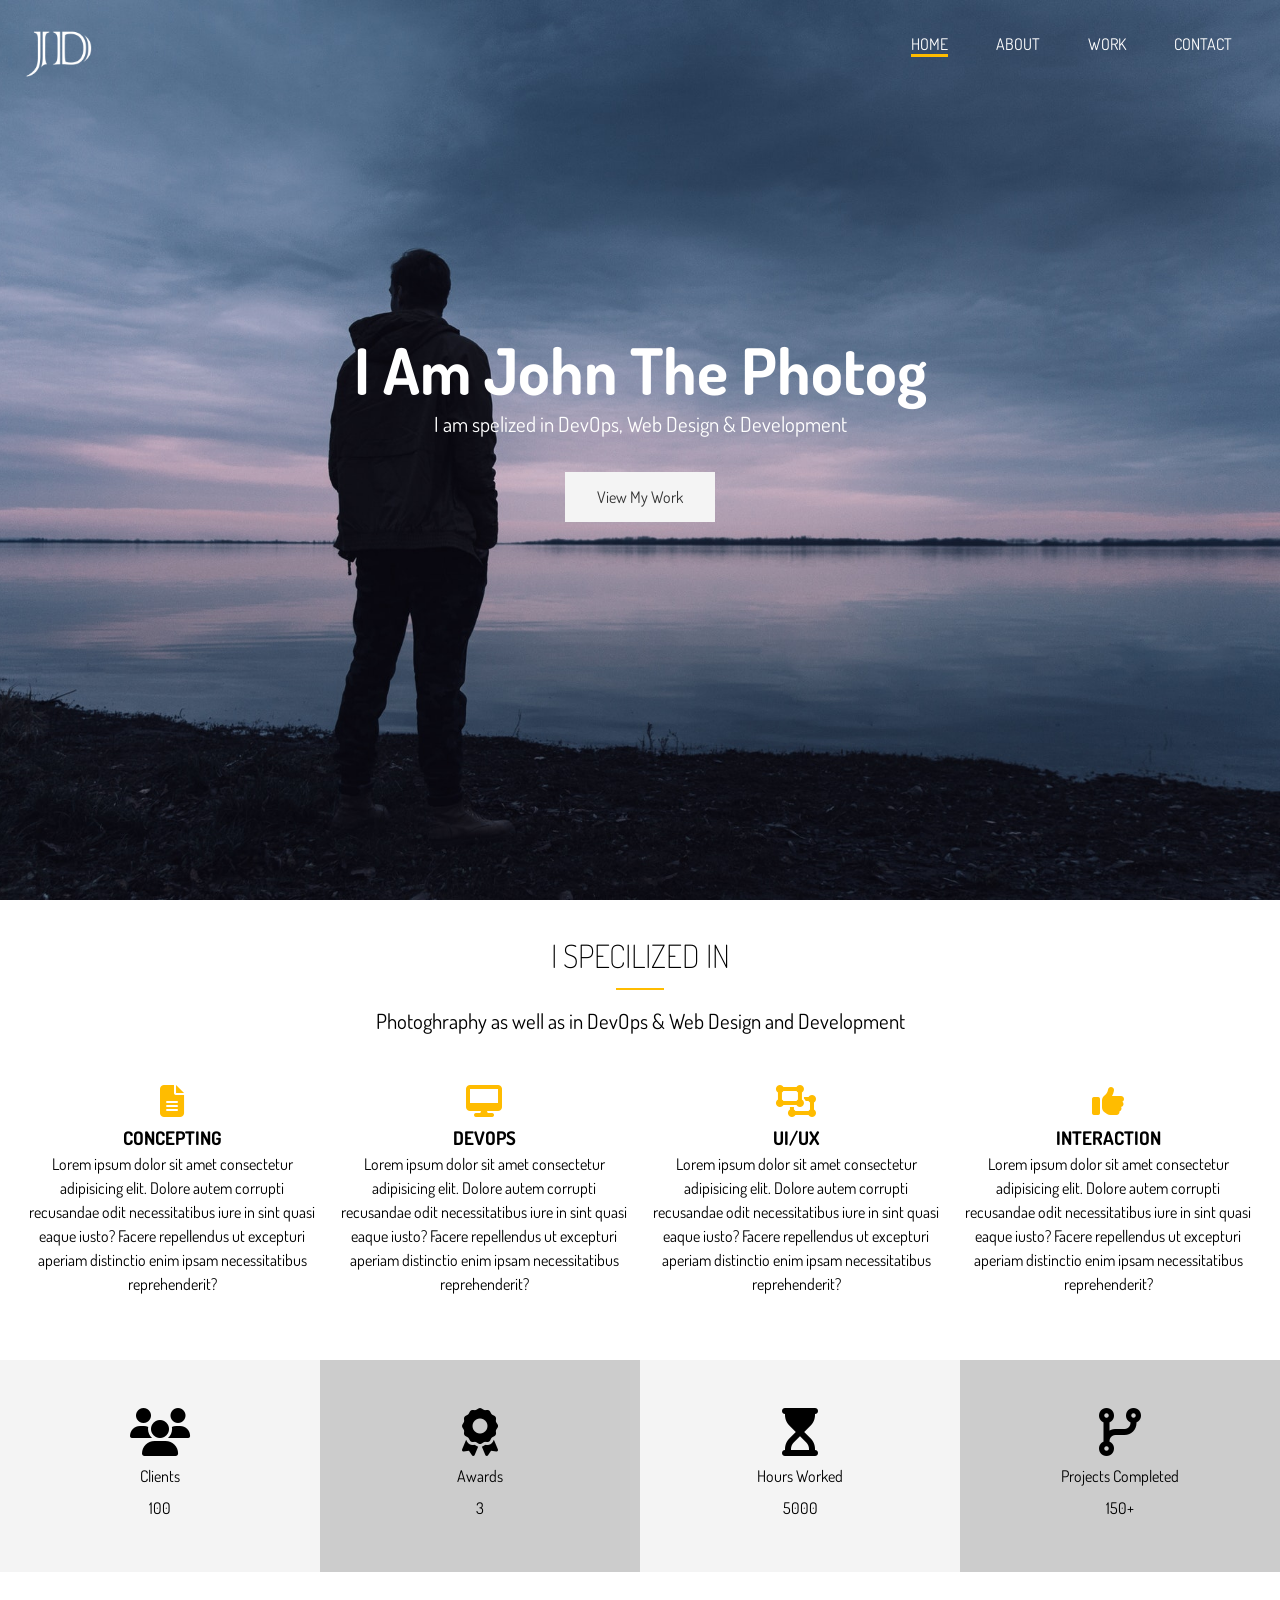
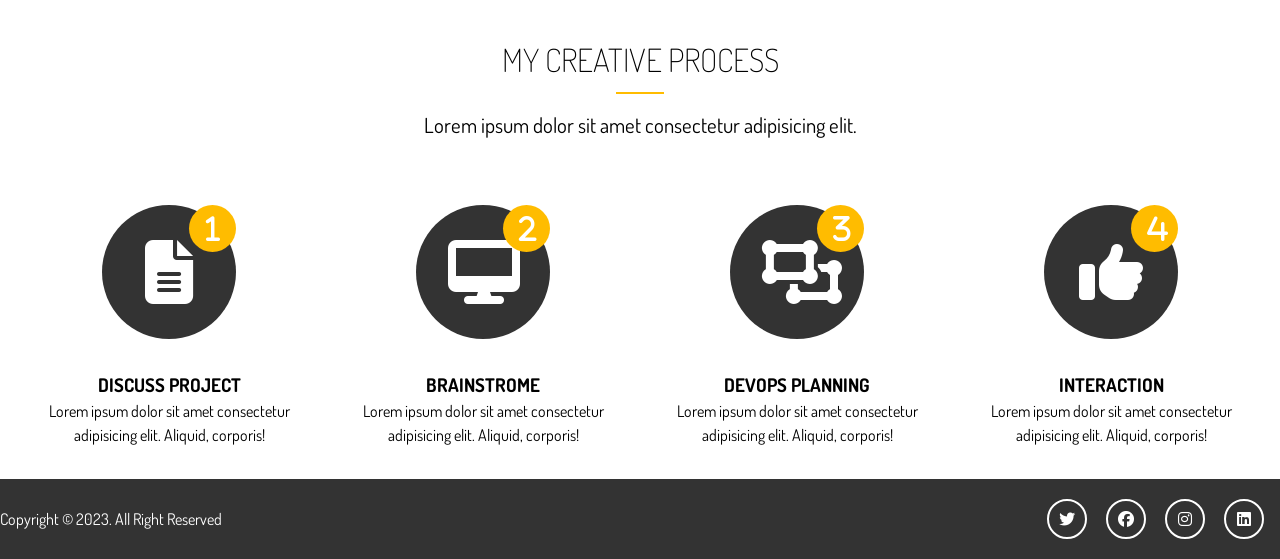
<file: dist/index.html>
<!DOCTYPE html>
<html lang="en">
<head>
    <meta charset="UTF-8">
    <meta http-equiv="X-UA-Compatible" content="IE=edge">
    <meta name="viewport" content="width=device-width, initial-scale=1.0">
    <link rel="stylesheet" href="https://cdnjs.cloudflare.com/ajax/libs/font-awesome/6.4.0/css/all.min.css">
    <link rel="preconnect" href="https://fonts.googleapis.com">
    <link rel="preconnect" href="https://fonts.gstatic.com" crossorigin>
    <link href="https://fonts.googleapis.com/css2?family=Dosis&display=swap" rel="stylesheet">
    <link rel="stylesheet" href="./css/main.css">
    <title>Portfolio | UI/UX Designer</title>
</head>
<body>
    <!-- Heading -->
    <header id="header-home">
        <div class="container">
            <nav id="main-nav">
                <img src="./img/logo.png" alt="logo" id="logo">
                <ul>
                    <li><a href="./index.html" class="current">Home</a></li>
                    <li><a href="./about.html">About</a></li>
                    <li><a href="./work.html">Work</a></li>
                    <li><a href="./contact.html">Contact</a></li>
                </ul>
            </nav>
            <div class="header-content">
                <h1>I Am John The <span class="txt-type" data-wait="300" data-words='["Photographer" , "Web Developer", "Designer", "DevOps Engineer"]'></span></h1>
                <p class="lead">I am spelized in DevOps, Web Design & Development</p>
                <a href="./work.html" class="btn-light">View My Work</a>
            </div>
        </div>
    </header>

    <!-- Section A: Specilized -->
    <section id="home-a" class="text-center py-2">
        <div class="container">
            <h2 class="section-title">I Specilized In</h2>
            <div class="bottom-line"></div>
            <p class="lead">
                Photoghraphy as well as in DevOps & Web Design and Development 
            </p>
            <div class="special">
                <div>
                    <i class="fas fa-file-alt fa-2x"></i>
                    <h3>Concepting</h3>
                    <p>Lorem ipsum dolor sit amet consectetur adipisicing elit. Dolore autem corrupti recusandae odit necessitatibus iure in sint quasi eaque iusto? Facere repellendus ut excepturi aperiam distinctio enim ipsam necessitatibus reprehenderit?</p>
                </div>
                <div>
                    <i class="fas fa-desktop fa-2x"></i>
                    <h3>DevOps</h3>
                    <p>Lorem ipsum dolor sit amet consectetur adipisicing elit. Dolore autem corrupti recusandae odit necessitatibus
                        iure in sint quasi eaque iusto? Facere repellendus ut excepturi aperiam distinctio enim ipsam necessitatibus
                        reprehenderit?</p>
                </div>
                <div>
                    <i class="fas fa-object-ungroup fa-2x"></i>
                    <h3>UI/UX</h3>
                    <p>Lorem ipsum dolor sit amet consectetur adipisicing elit. Dolore autem corrupti recusandae odit necessitatibus
                        iure in sint quasi eaque iusto? Facere repellendus ut excepturi aperiam distinctio enim ipsam necessitatibus
                        reprehenderit?</p>
                </div>
                <div>
                    <i class="fas fa-thumbs-up fa-2x"></i>
                    <h3>Interaction</h3>
                    <p>Lorem ipsum dolor sit amet consectetur adipisicing elit. Dolore autem corrupti recusandae odit necessitatibus
                        iure in sint quasi eaque iusto? Facere repellendus ut excepturi aperiam distinctio enim ipsam necessitatibus
                        reprehenderit?</p>
                </div>
            </div>
        </div>
    </section>

    <!-- Section B -->
    <section id="home-b" class="text-center py-2">
        <div class="stat">
            <div>
                <ul>
                    <li><i class="fas fa-users fa-3x"></i></li>
                    <li class="stat-title">Clients</li>
                    <li class="stat-number">100</li>
                </ul>
            </div>
            <div>
                <ul>
                    <li><i class="fas fa-award fa-3x"></i></li>
                    <li class="stat-title">Awards</li>
                    <li class="stat-number">3</li>
                </ul>
            </div>
            <div>
                <ul>
                    <li><i class="fas fa-hourglass-start fa-3x"></i></li>
                    <li class="stat-title">Hours Worked</li>
                    <li class="stat-number">5000</li>
                </ul>
            </div>
            <div>
                <ul>
                    <li><i class="fas fa-code-branch fa-3x"></i></li>
                    <li class="stat-title">Projects Completed</li>
                    <li class="stat-number">150+</li>
                </ul>
            </div>
        </div>
    </section>

    <!-- Section C -->
    <section id="home-c" class="text-center py-2">
        <div class="container">
            <h2 class="section-title">My Creative Process</h2>
            <div class="bottom-line"></div>
            <p class="lead">
                Lorem ipsum dolor sit amet consectetur adipisicing elit.
            </p>
                <div class="process">
                    <div>
                        <i class="fas fa-file-alt fa-4x process-icon my-2">
                            <div class="process-step">1</div>
                        </i>
                            <h3>Discuss Project</h3>
                            <p>Lorem ipsum dolor sit amet consectetur adipisicing elit. Aliquid, corporis!</p>
                    </div>
                    <div>
                        <i class="fas fa-desktop fa-4x process-icon my-2">
                            <div class="process-step">2</div>
                        </i>
                            <h3>Brainstrome</h3>
                            <p>Lorem ipsum dolor sit amet consectetur adipisicing elit. Aliquid, corporis!</p>
                    </div>
                    <div>
                        <i class="fas fa-object-ungroup fa-4x process-icon my-2">
                            <div class="process-step">3</div>
                        </i>
                            <h3>DevOps Planning</h3>
                            <p>Lorem ipsum dolor sit amet consectetur adipisicing elit. Aliquid, corporis!</p>
                    </div>
                    <div>
                        <i class="fas fa-thumbs-up fa-4x process-icon my-2">
                        <div class="process-step">4</div>
                    </i>
                        <h3>Interaction</h3>
                        <p>Lorem ipsum dolor sit amet consectetur adipisicing elit. Aliquid, corporis!</p>
                </div>
            </div>
        </div>
    </section>

    <!-- Footer -->

    <footer id="main-footer">
        <div class="footer-content">
            <p>Copyright &copy; 2023. All Right Reserved</p>
            <div class="social-icon">
                <i class="fab fa-twitter"></i>
                <i class="fab fa-facebook"></i>
                <i class="fab fa-instagram"></i>
                <i class="fab fa-linkedin"></i>
            </div>
        </div>
    </footer>

    <script src="./js/typewriter.js"></script>
</body>
</html>
</file>
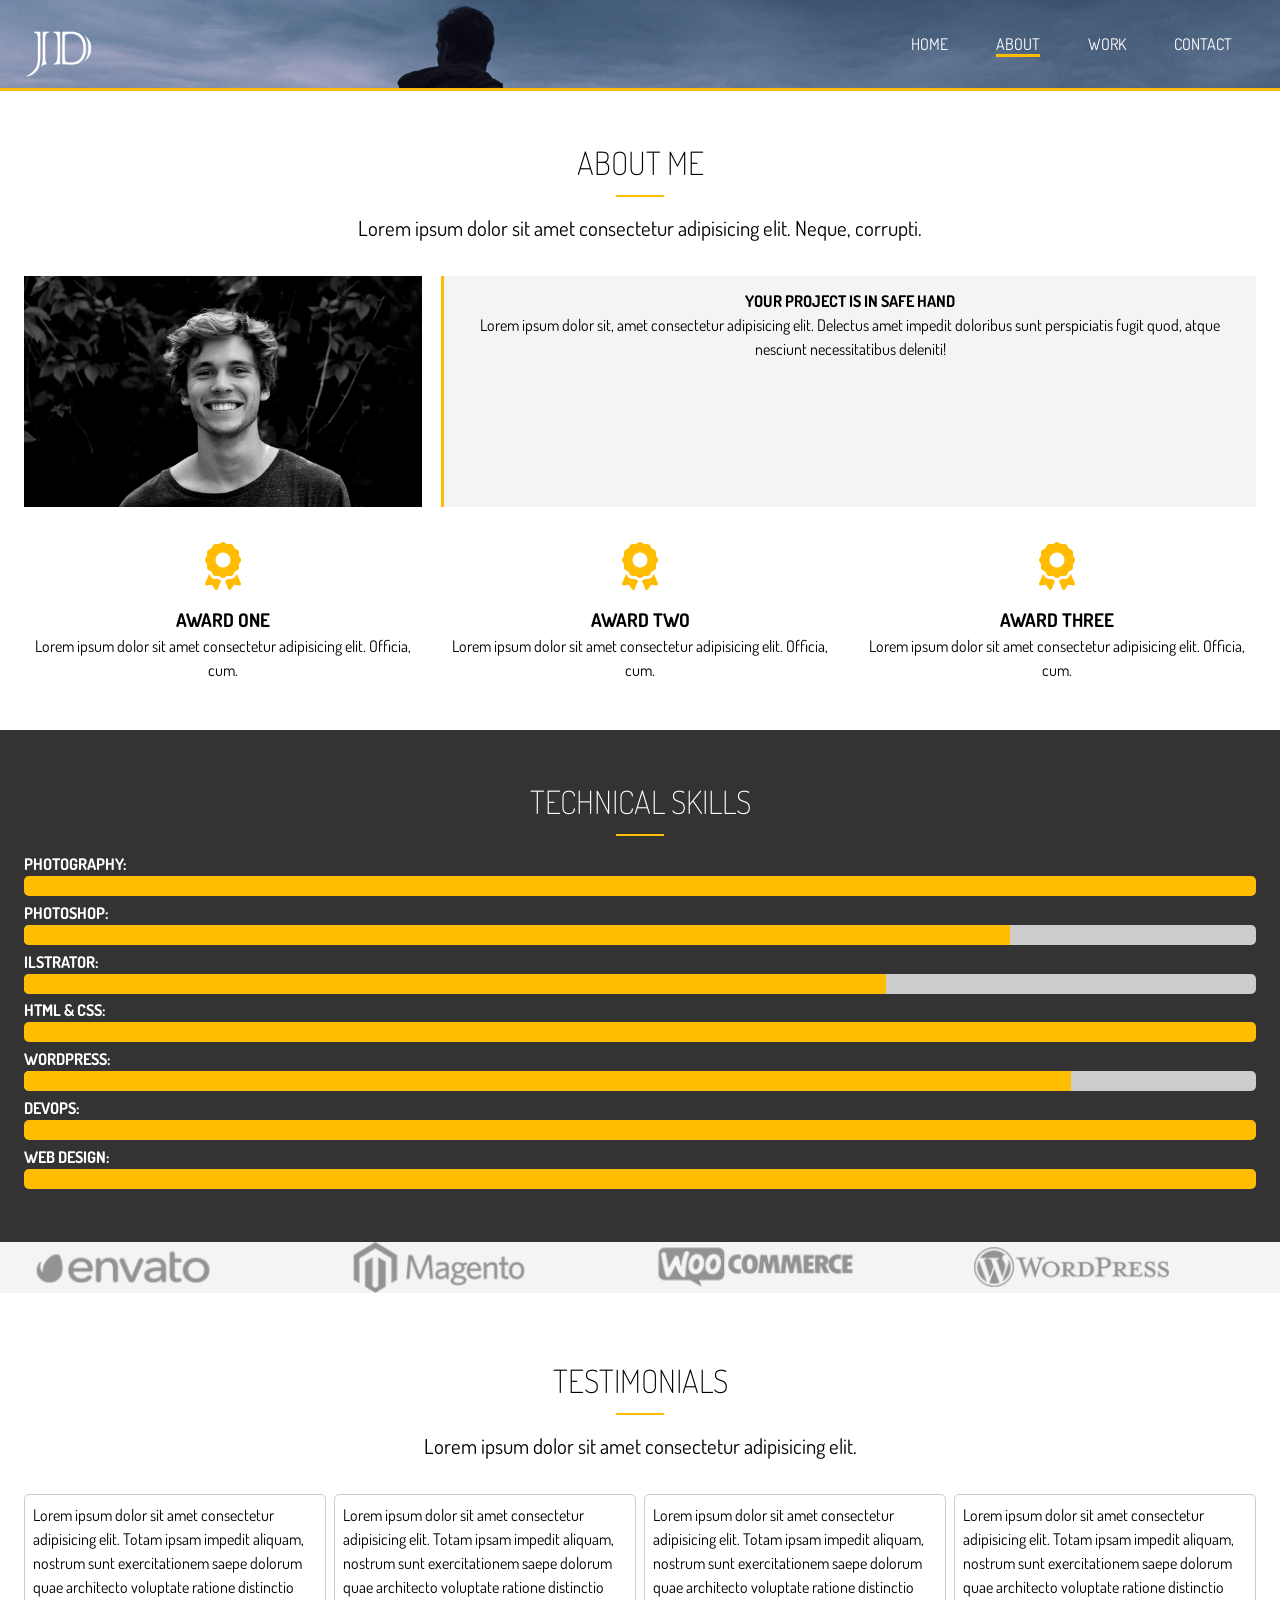
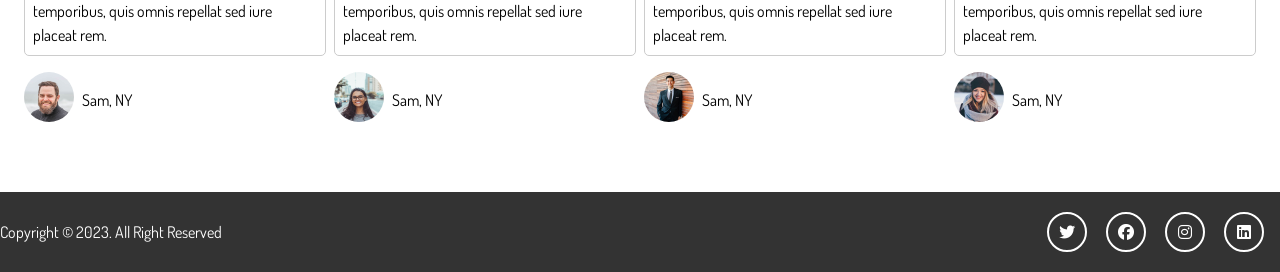
<file: dist/about.html>
<!DOCTYPE html>
<html lang="en">

<head>
    <meta charset="UTF-8">
    <meta http-equiv="X-UA-Compatible" content="IE=edge">
    <meta name="viewport" content="width=device-width, initial-scale=1.0">
    <link rel="stylesheet" href="https://cdnjs.cloudflare.com/ajax/libs/font-awesome/6.4.0/css/all.min.css">
    <link rel="preconnect" href="https://fonts.googleapis.com">
    <link rel="preconnect" href="https://fonts.gstatic.com" crossorigin>
    <link href="https://fonts.googleapis.com/css2?family=Dosis&display=swap" rel="stylesheet">
    <link rel="stylesheet" href="./css/main.css">
    <title>About Me | UI/UX Designer</title>
</head>

<body>
    <!-- Heading -->
    <header id="header-inner">
        <div class="container">
            <nav id="main-nav">
                <img src="./img/logo.png" alt="logo" id="logo">
                <ul>
                    <li><a href="./index.html" >Home</a></li>
                    <li><a href="./about.html" class="current">About</a></li>
                    <li><a href="./work.html">Work</a></li>
                    <li><a href="./contact.html">Contact</a></li>
                </ul>
            </nav>
        </div>
    </header>

    <!-- Section A -->
    <section id="about-a" class="text-center py-3">
        <div class="container">
            <h2 class="section-title">About Me</h2>
            <div class="bottom-line"></div>
            <p class="lead">Lorem ipsum dolor sit amet consectetur adipisicing elit. Neque, corrupti.</p>
            <div class="about-info">
                <img src="./img/about.jpg" alt="bio" class="bio-image">
                <div class="bio bg-light">
                    <h4>Your Project is in Safe Hand</h4>
                    <p>Lorem ipsum dolor sit, amet consectetur adipisicing elit. Delectus amet impedit doloribus sunt perspiciatis fugit quod, atque nesciunt necessitatibus deleniti!</p>
                </div>
                <div class="award-1">
                    <i class="fas fa-award fa-3x"></i>
                    <h3>Award One</h3>
                    <p>Lorem ipsum dolor sit amet consectetur adipisicing elit. Officia, cum.</p>
                </div>
                <div class="award-2">
                    <i class="fas fa-award fa-3x"></i>
                    <h3>Award Two</h3>
                    <p>Lorem ipsum dolor sit amet consectetur adipisicing elit. Officia, cum.</p>
                </div>
                <div class="award-3">
                    <i class="fas fa-award fa-3x"></i>
                    <h3>Award Three</h3>
                    <p>Lorem ipsum dolor sit amet consectetur adipisicing elit. Officia, cum.</p>
                </div>
            </div>
        </div>
    </section>

    <!-- Section B -->

    <section id="about-b" class="bg-dark py-3">
        <div class="container">
            <h2 class="section-title">Technical Skills</h2>
            <div class="bottom-line"></div>
            <h4>Photography:</h4>
            <div class="progress">
                <div style="width: 100%">

                </div>
            </div>
            <h4>Photoshop:</h4>
            <div class="progress">
                <div style="width: 80%">

                </div>
            </div>
            <h4>Ilstrator:</h4>
            <div class="progress">
                <div style="width: 70%">

                </div>
            </div>
            <h4>HTML & CSS:</h4>
            <div class="progress">
                <div style="width: 100%">

                </div>
            </div>
            <h4>WordPress:</h4>
            <div class="progress">
                <div style="width: 85%">

                </div>
            </div>
            <h4>DevOps:</h4>
            <div class="progress">
                <div style="width: 100%">

                </div>
            </div>
            <h4>Web Design:</h4>
            <div class="progress">
                <div style="width: 100%">

                </div>
            </div>
        </div>
    </section>

    <!-- Section C -->
    <section id="about-c" class="py4 bg-light">
        <div class="container">
            <div class="about-logo">
                <img src="./img/about-logos/logo-envato.png" alt="logo">
                <img src="./img/about-logos/logo-magento.png" alt="logo">
                <img src="./img/about-logos/logo-woocommerce.png" alt="logo">
                <img src="./img/about-logos/logo-wordpress.png" alt="logo">
            </div>
        </div>
    </section>

    <!-- Section D -->
    <section id="about-d" class="py-4">
        <div class="container">
            <h2 class="section-title">Testimonials</h2>
            <div class="bottom-line"></div>
            <p class="lead text-center">Lorem ipsum dolor sit amet consectetur adipisicing elit.</p>
            <div class="testimonials">
                <div>
                    <p>Lorem ipsum dolor sit amet consectetur adipisicing elit. Totam ipsam impedit aliquam, nostrum sunt exercitationem saepe dolorum quae architecto voluptate ratione distinctio temporibus, quis omnis repellat sed iure placeat rem.</p>
                    <ul>
                        <li><img src="./img/testimonials/person1.jpg" alt="person1"></li>
                        <li>Sam, NY</li>
                    </ul>
                </div>
                <div>
                    <p>Lorem ipsum dolor sit amet consectetur adipisicing elit. Totam ipsam impedit aliquam, nostrum sunt exercitationem saepe dolorum quae architecto voluptate ratione distinctio temporibus, quis omnis repellat sed iure placeat rem.</p>
                    <ul>
                        <li><img src="./img/testimonials/person2.jpg" alt="person1"></li>
                        <li>Sam, NY</li>
                    </ul>
                </div>
                <div>
                    <p>Lorem ipsum dolor sit amet consectetur adipisicing elit. Totam ipsam impedit aliquam, nostrum sunt exercitationem saepe dolorum quae architecto voluptate ratione distinctio temporibus, quis omnis repellat sed iure placeat rem.</p>
                    <ul>
                        <li><img src="./img/testimonials/person3.jpg" alt="person1"></li>
                        <li>Sam, NY</li>
                    </ul>
                </div>
                <div>
                    <p>Lorem ipsum dolor sit amet consectetur adipisicing elit. Totam ipsam impedit aliquam, nostrum sunt exercitationem saepe dolorum quae architecto voluptate ratione distinctio temporibus, quis omnis repellat sed iure placeat rem.</p>
                    <ul>
                        <li><img src="./img/testimonials/person4.jpg" alt="person1"></li>
                        <li>Sam, NY</li>
                    </ul>
                </div>
            </div>
        </div>
    </section>
    
    <!-- Footer -->

    <footer id="main-footer">
        <div class="footer-content">
            <p>Copyright &copy; 2023. All Right Reserved</p>
            <div class="social-icon">
                <i class="fab fa-twitter"></i>
                <i class="fab fa-facebook"></i>
                <i class="fab fa-instagram"></i>
                <i class="fab fa-linkedin"></i>
            </div>
        </div>
    </footer>
</body>
</html>
</file>
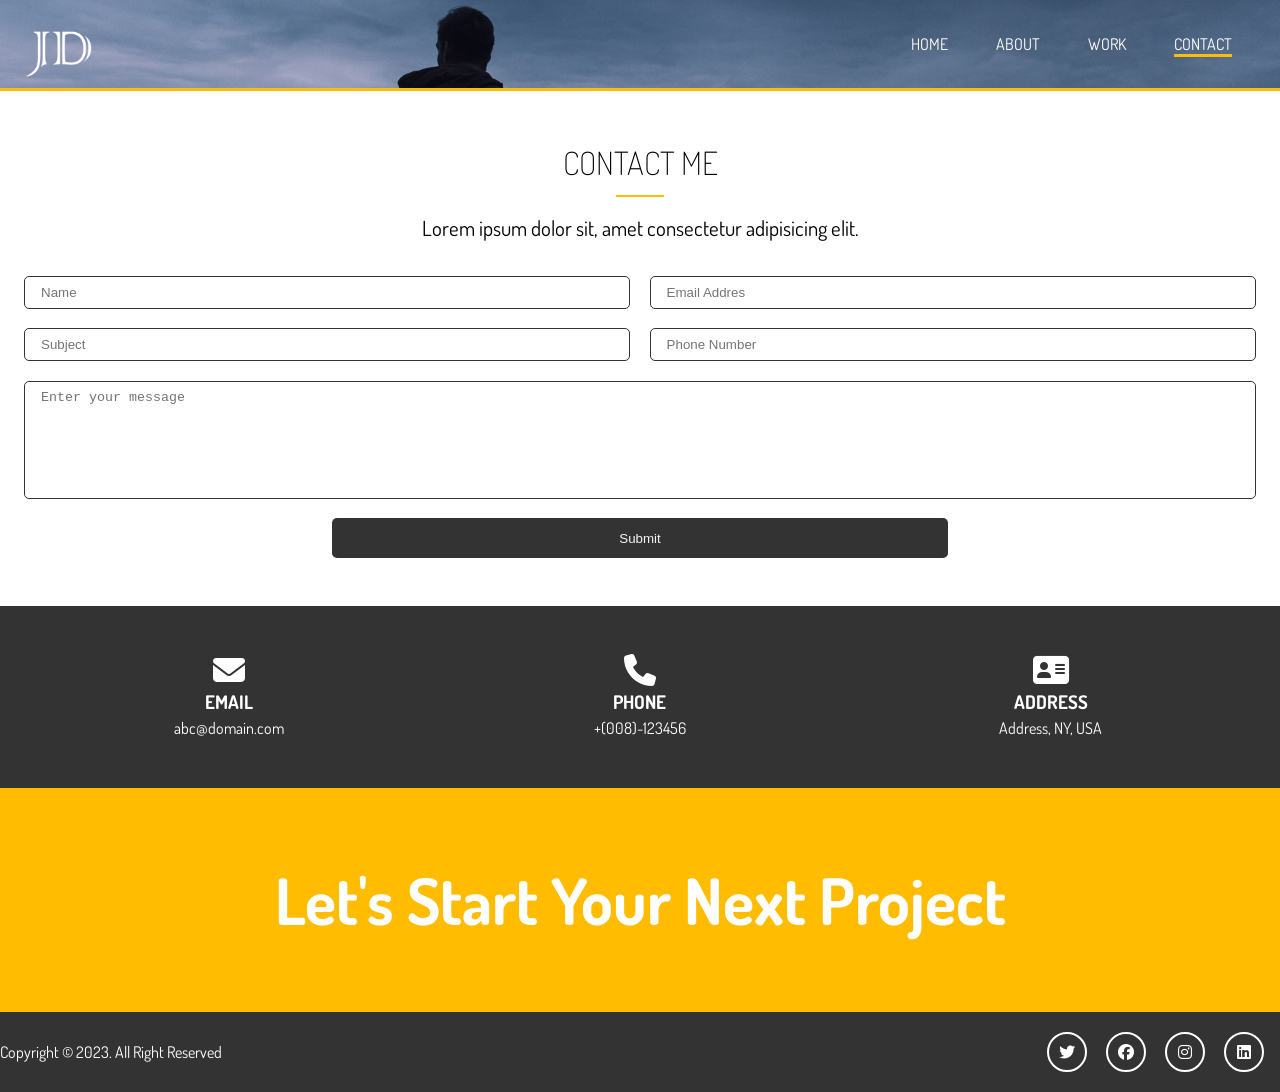
<file: dist/contact.html>
<!DOCTYPE html>
<html lang="en">

<head>
    <meta charset="UTF-8">
    <meta http-equiv="X-UA-Compatible" content="IE=edge">
    <meta name="viewport" content="width=device-width, initial-scale=1.0">
    <link rel="stylesheet" href="https://cdnjs.cloudflare.com/ajax/libs/font-awesome/6.4.0/css/all.min.css">
    <link rel="preconnect" href="https://fonts.googleapis.com">
    <link rel="preconnect" href="https://fonts.gstatic.com" crossorigin>
    <link href="https://fonts.googleapis.com/css2?family=Dosis&display=swap" rel="stylesheet">
    <link rel="stylesheet" href="./css/main.css">
    <title>Contact Me | UI/UX Designer</title>
</head>

<body>
    <!-- Heading -->
    <header id="header-inner">
        <div class="container">
            <nav id="main-nav">
                <img src="./img/logo.png" alt="logo" id="logo">
                <ul>
                    <li><a href="./index.html">Home</a></li>
                    <li><a href="./about.html">About</a></li>
                    <li><a href="./work.html">Work</a></li>
                    <li><a href="./contact.html" class="current">Contact</a></li>
                </ul>
            </nav>
        </div>
    </header>

    <section id="contact-a" class="text-center py-3">
        <div class="container">
            <h2 class="section-title">Contact Me</h2>
            <div class="bottom-line"></div>
            <p class="lead">
                Lorem ipsum dolor sit, amet consectetur adipisicing elit.
            </p>
            <form action="#">
                <div class="text-field">
                    <input type="text" class="text-input name-input" placeholder="Name">
                    <input type="text" class="text-input subject-input" placeholder="Subject">
                    <input type="email" class="text-input email-input" placeholder="Email Addres">
                    <input type="text" class="text-input phone-input" placeholder="Phone Number">
                    <textarea class="text-input message-input" placeholder="Enter your message"></textarea>
                </div>
                <button type="submit" class="btn-dark">Submit</button>
            </form>
        </div>
    </section>   

    <!-- Section B -->

    <section id="contact-b" class="py-3 bg-dark">
        <div class="container">
            <div class="contact-info">
                <div>
                    <i class="fas fa-envelope fa-2x"></i>
                    <h3>Email</h3>
                    <p>abc@domain.com</p>
                </div>
                <div>
                    <i class="fas fa-phone fa-2x"></i>
                    <h3>Phone</h3>
                    <p>+(008)-123456</p>
                </div>
                <div>
                    <i class="fas fa-address-card fa-2x"></i>
                    <h3>Address</h3>
                    <p>Address, NY, USA</p>
                </div>
            </div>
        </div>
    </section>

    <section id="contact-c" class="bg-main py-4">
        <div class="container">
            <h1>Let's Start Your Next Project</h1>
        </div>
    </section>

    <!-- Footer -->

    <footer id="main-footer">
        <div class="footer-content">
            <p>Copyright &copy; 2023. All Right Reserved</p>
            <div class="social-icon">
                <i class="fab fa-twitter"></i>
                <i class="fab fa-facebook"></i>
                <i class="fab fa-instagram"></i>
                <i class="fab fa-linkedin"></i>
            </div>
        </div>
    </footer>
</body>

</html>
</file>
<file: dist/css/main.css>
.container {
  max-width: 1280px;
  padding: 0 1.5rem;
  margin: auto;
  overflow: hidden; }

.btn-main, .btn-light, .btn-dark {
  display: inline-block;
  padding: 0.8rem 2rem;
  transition: all 0.5s;
  border: none;
  cursor: pointer; }

.btn-main {
  color: #333;
  background-color: #ffbc00; }

.btn-light {
  color: #333;
  background-color: #f4f4f4; }

.btn-dark {
  color: #f4f4f4;
  background-color: #333; }

button[class^='btn-']:hover,
a[class^='btn-']:hover,
input[class^='btn-']:hover {
  background-color: #ffbc00; }

.bg-main {
  background-color: #ffbc00;
  color: #fff; }

.bg-dark {
  background-color: #333;
  color: #fff; }

.bg-light {
  background-color: #f4f4f4;
  color: #000; }

.bg-medium {
  background-color: #ccc;
  color: #000; }

.lead {
  font-size: 1.3rem;
  margin-bottom: 2rem; }

.text-center {
  text-align: center; }

.py-1 {
  padding: 1rem 0; }

.py-2 {
  padding: 2rem 0; }

.py-3 {
  padding: 3rem 0; }

.py-4 {
  padding: 4rem 0; }

.my-1 {
  margin: 1rem 0; }

.my-2 {
  margin: 2rem 0; }

.my-3 {
  margin: 3rem 0; }

.my-4 {
  margin: 4rem 0; }

.section-title {
  font-size: 2rem;
  display: block;
  padding-bottom: .5rem;
  text-align: center;
  font-weight: 100;
  text-transform: uppercase; }

.bottom-line {
  height: 2px;
  width: 3rem;
  background: #ffbc00;
  display: block;
  margin: 0 auto 1rem auto; }

.items {
  display: grid;
  grid-template-columns: repeat(3, 1fr);
  box-shadow: 0 5px 10px 0 rgba(0, 0, 0, 0.3); }

.item {
  position: relative;
  background: #ffbc00;
  overflow: hidden; }
  .item::after {
    content: '';
    position: absolute;
    display: block;
    background: inherit;
    opacity: 0.9;
    top: 0;
    left: 0;
    width: 100%;
    height: 100%;
    transform: scale(2) translateX(-75%) translateY(-75%) rotate(-28deg);
    transition: transform 3s cubic-bezier(0.2, 1, 0.3, 1); }
  .item:hover::after {
    transform: scale(2) translateX(0) translateY(0) rotate(-28deg); }
  .item:hover .item-img {
    transform: scale(1.2); }
  .item:hover .item-text {
    opacity: 1;
    transform: translateY(0); }
  .item-img {
    height: auto;
    transform: translateZ(0);
    display: block;
    transition: transform 750ms cubic-bezier(0.2, 1, 0.3, 1); }
  .item-img::before {
    content: '';
    display: block;
    padding-top: 75%;
    overflow: hidden; }
  .item-img img {
    position: absolute;
    top: 0;
    left: 0;
    width: 100%;
    height: auto;
    line-height: 0; }
  .item-text {
    position: absolute;
    top: 0;
    left: 0;
    bottom: 0;
    right: 0;
    opacity: 0;
    text-align: center;
    z-index: 1;
    color: #fff;
    transform: translateY(-20%);
    transition: opacity 500ms cubic-bezier(0.2, 1, 0.3, 1) transform 500ms cubic-bezier(0.2, 1, 0.3, 1);
    transition-delay: 300ms; }
  .item-text-wrap {
    position: absolute;
    width: 100%;
    top: 50%;
    transform: translateY(-50%); }
  .item-text-title {
    font-size: 2rem;
    padding: 0 1rem;
    margin: 5px 0 0 0; }
  .item-text-category {
    text-transform: uppercase;
    font-size: 1.2rem;
    opacity: 0.7;
    margin: 0; }

* {
  margin: 0;
  padding: 0; }

body {
  font-family: 'Dosis', sans-serif;
  line-height: 1.5;
  background-color: #fff; }

a {
  text-decoration: none;
  color: #333; }

ul {
  list-style-type: none; }

h2, h3, h4 {
  text-transform: uppercase; }

img {
  width: 100%; }

#logo {
  width: 70px;
  height: 70px;
  color: #fff;
  text-transform: uppercase; }

#main-nav {
  display: flex;
  justify-content: space-between;
  padding-top: 1rem; }
  #main-nav ul {
    display: flex; }
  #main-nav li {
    padding: 1rem 1.5rem; }
  #main-nav a {
    text-decoration: none;
    text-transform: uppercase;
    color: #fff;
    border-bottom: 3px transparent solid;
    transition: border-color 0.5s; }
    #main-nav a:hover {
      border-color: #ccc; }
    #main-nav a.current {
      border-color: #ffbc00; }

#header-home {
  background: url("../img/showcase.jpg") no-repeat center right/cover;
  height: 100vh;
  color: #fff; }
  #header-home .header-content {
    text-align: center;
    padding-top: 20%; }
    #header-home .header-content h1 {
      font-size: 4rem;
      line-height: 1.2; }

#header-inner {
  background: url("../img/showcase.jpg") no-repeat 20% 30%/cover;
  height: 5.5rem;
  border-bottom: 3px solid #ffbc00; }

#home {
  background-color: #f4f4f4; }
  #home-a .special {
    margin-top: 3rem;
    display: grid;
    grid-gap: 1rem;
    grid-template-columns: repeat(4, 1fr); }
    #home-a .special .fas {
      color: #ffbc00;
      padding-bottom: 0.4rem; }
  #home-b .stat {
    display: grid;
    grid-template-columns: repeat(4, 1fr); }
    #home-b .stat li {
      line-height: 2; }
      #home-b .stat li-stat-title {
        font-size: 1.5rem; }
      #home-b .stat li-stat-number {
        font-size: 2rem;
        font-weight: bold; }
    #home-b .stat div {
      padding: 3rem 0; }
      #home-b .stat div:nth-child(odd) {
        background-color: #f4f4f4; }
      #home-b .stat div:nth-child(even) {
        background-color: #ccc; }
  #home-c .process {
    display: grid;
    grid-template-columns: repeat(4, 1fr);
    grid-gap: 1.5rem;
    text-align: center; }
    #home-c .process-step {
      position: absolute;
      top: 0;
      right: 0;
      font-size: 28px;
      background: #ffbc00;
      color: #fff;
      border-radius: 50%;
      height: 15px;
      width: 15px;
      line-height: 15px;
      padding: 1rem;
      transition: all 1s; }
    #home-c .process-icon {
      border-radius: 50%;
      background: #333;
      color: #fff;
      padding: 2rem;
      width: 70px;
      height: 70px;
      line-height: 70px;
      text-align: center;
      position: relative;
      transition: all 1s; }
      #home-c .process-icon:hover {
        background: #ffbc00;
        width: 90px;
        height: 90px;
        line-height: 90px; }
        #home-c .process-icon:hover .process-step {
          background: #333;
          color: #fff; }

#about-a .about-info {
  display: grid;
  grid-template-areas: 'bioimage bio bio' 'aw1 aw2 aw3';
  grid-gap: 1.2rem; }

#about-a .bio-image {
  grid-area: bioimage; }

#about-a .bio {
  grid-area: bio;
  border-left: 3px solid #ffbc00;
  padding: .8rem; }

#about-a .award-1 {
  grid-area: aw1; }

#about-a .award-2 {
  grid-area: aw2; }

#about-a .award-3 {
  grid-area: aw3; }

#about-a .award-1 .fas,
#about-a .award-2 .fas,
#about-a .award-3 .fas {
  color: #ffbc00;
  margin: 1rem; }

#about-b .progress {
  overflow: hidden;
  height: 20px;
  background: #ccc;
  border-radius: 5px;
  margin-bottom: .3rem; }
  #about-b .progress div {
    height: 100%;
    color: #fff;
    text-align: center;
    background-color: #ffbc00; }

#about-c .about-logo {
  display: grid;
  grid-template-columns: repeat(4, 1fr);
  grid-gap: 2rem; }
  #about-c .about-logo img {
    width: 70%; }

#about-d .testimonials {
  display: grid;
  grid-template-columns: repeat(4, 1fr);
  grid-gap: 0.5rem; }
  #about-d .testimonials ul {
    list-style: none;
    margin-top: 1rem;
    display: flex;
    align-items: center; }
  #about-d .testimonials p {
    border: 1px solid #ccc;
    border-radius: 5px;
    padding: 0.5rem; }
  #about-d .testimonials img {
    width: 50px;
    height: 50px;
    border-radius: 50%;
    margin-right: 0.5rem; }

#contact-a .text-field {
  display: grid;
  grid-template-areas: 'name email'  'subject phone' 'message message';
  grid-gap: 1.2rem;
  margin-bottom: 1.2rem; }
  #contact-a .text-field .name-input {
    grid-area: name; }
  #contact-a .text-field .email-input {
    grid-area: email; }
  #contact-a .text-field .subject-input {
    grid-area: subject; }
  #contact-a .text-field .phone-input {
    grid-area: phone; }
  #contact-a .text-field .message-input {
    grid-area: message;
    height: 100px;
    resize: none; }
  #contact-a .text-field .text-input {
    padding: 0.5rem 1rem;
    border-radius: 5px;
    border: 0.5px solid #333; }

#contact-a button[type='submit'] {
  width: 50%;
  border-radius: 5px; }

#contact-b .contact-info {
  display: grid;
  grid-template-columns: repeat(3, 1fr);
  text-align: center; }

#contact-c h1 {
  text-align: center;
  font-size: 4rem; }

#main-footer {
  background: #333;
  color: #fff;
  height: 5rem; }
  #main-footer .footer-content {
    display: flex;
    justify-content: space-between;
    height: 5rem;
    align-items: center; }
    #main-footer .footer-content .social-icon .fab {
      margin-right: 1rem;
      border: 2px #fff solid;
      border-radius: 50%;
      height: 20px;
      width: 20px;
      line-height: 20px;
      text-align: center;
      padding: 0.5rem; }
      #main-footer .footer-content .social-icon .fab:hover {
        background: #ffbc00;
        cursor: pointer; }

@media (max-width: 800px) {
  #header-home {
    height: 30rem; }
    #header-home .header-content {
      padding-top: 5rem; } }

@media (max-width: 500px) {
  #main-nav {
    flex-direction: column;
    align-items: center; }
    #main-nav li {
      padding: 1rem; }
  #header-home {
    height: 10rem;
    border-bottom: 3px solid #ffbc00;
    background-position: 20% 30%; }
    #header-home .header-content {
      display: none; }
  #header-inner {
    height: 10rem; }
  #home-a .special,
  #home-b .stat,
  #home-c .process,
  #about-d .testimonials,
  .items,
  #contact-b .contact-info {
    grid-template-columns: 1fr; }
  #home-a .special div {
    border-bottom: 1px solid #f4f4f4;
    padding-bottom: 1rem; }
    #home-a .special div:last-child {
      border: none;
      padding-bottom: 0; }
  #home-b {
    padding: 2rem 0 1rem 0; }
  #about-a .about-info {
    grid-template-areas: 'bioimage' 'bio' 'aw1' 'aw2' 'aw3'; }
  #about-c {
    display: none; }
  #contact-a .text-field {
    grid-template-areas: 'name' 'subject' 'email' 'phone' 'message'; }
  #contact-b div {
    margin-bottom: 1rem;
    padding-bottom: 1rem;
    border-bottom: 1px solid #7a5d5d; }
    #contact-b div:last-child {
      border: none;
      margin: 0;
      padding: 0; }
  #contact-c h1 {
    font-size: 2rem; }
  #main-footer {
    height: 7rem; }
    #main-footer .footer-content {
      flex-direction: column;
      padding: 1rem;
      height: 5rem; } }

@media (max-height: 580px) {
  #header-home .header-content {
    padding-top: 3rem; } }

@media (max-height: 330px) {
  #header-home .header-content h1 {
    font-size: 2rem; } }
</file>
